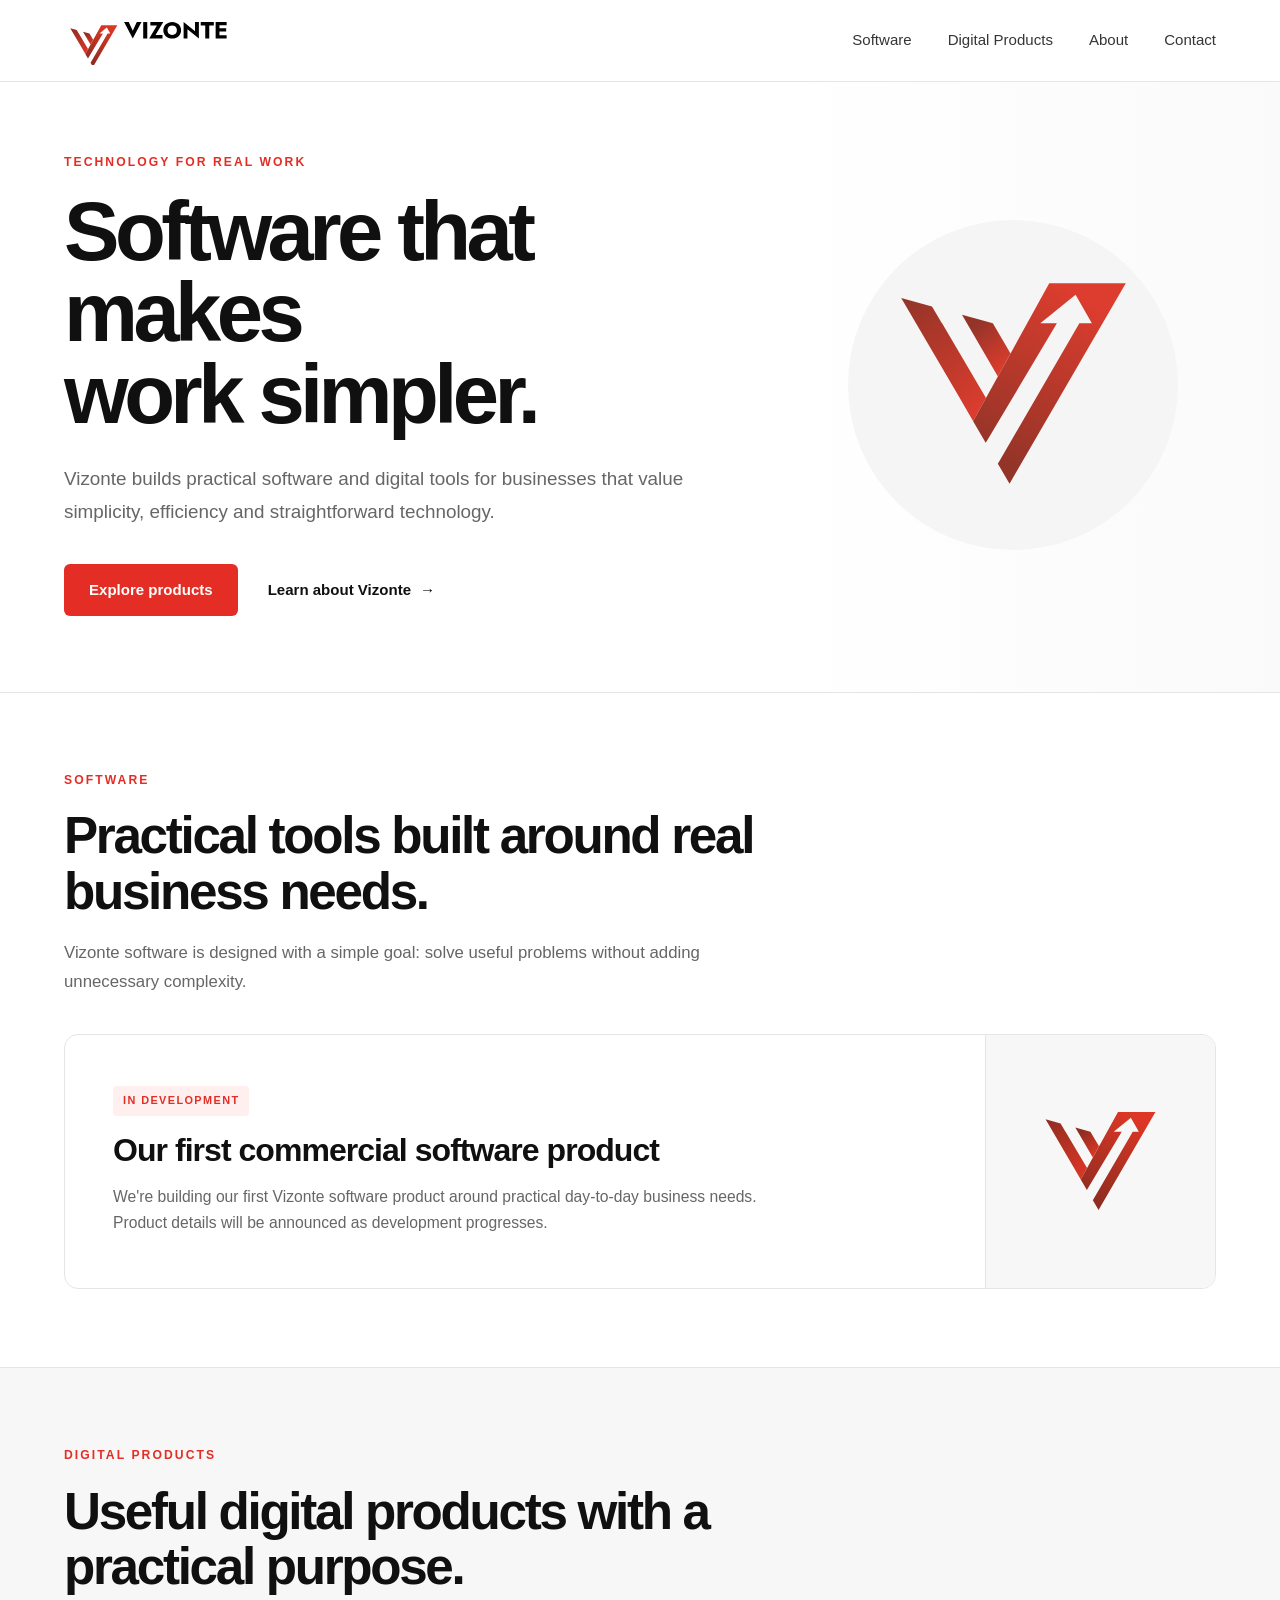
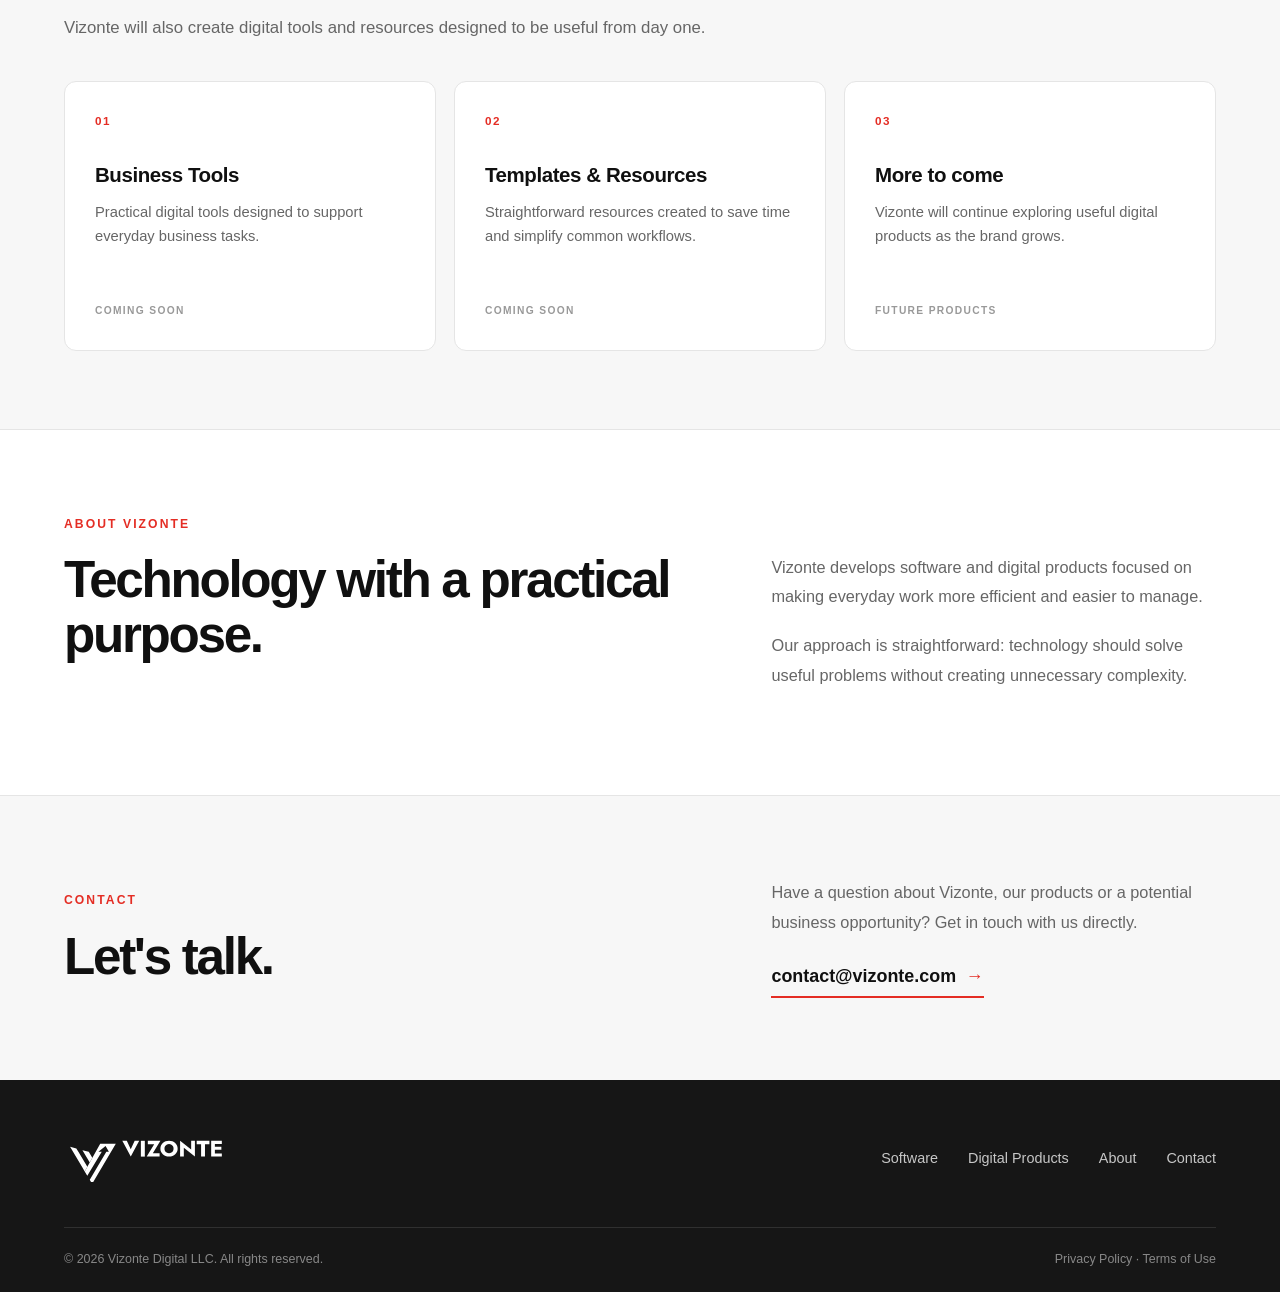
<file: index.html>
<!DOCTYPE html>
<html lang="en">

<head>
    <meta charset="UTF-8">
    <meta name="viewport" content="width=device-width, initial-scale=1.0">

    <!-- PRIMARY SEO -->
    <title>Vizonte | Practical Software & Digital Products</title>

    <meta
        name="description"
        content="Vizonte creates practical software and digital products designed to make everyday work simpler, more efficient and easier to manage."
    >

    <meta name="robots" content="index, follow">

    <link
        rel="canonical"
        href="https://vizonte.com/"
    >

    <!-- FAVICON -->
    <link
        rel="icon"
        type="image/svg+xml"
        href="assets/logo/vizonte-symbol.svg"
    >

    <!-- OPEN GRAPH -->
    <meta
        property="og:title"
        content="Vizonte | Practical Software & Digital Products"
    >

    <meta
        property="og:description"
        content="Practical software and digital products designed to make everyday work simpler."
    >

    <meta
        property="og:type"
        content="website"
    >

    <meta
        property="og:url"
        content="https://vizonte.com/"
    >

    <meta
        property="og:site_name"
        content="Vizonte"
    >

    <meta
        property="og:image"
        content="https://vizonte.com/assets/images/vizonte-social.png"
    >

    <meta
        property="og:image:alt"
        content="Vizonte — Software that makes work simpler."
    >

    <!-- TWITTER / X -->
    <meta
        name="twitter:card"
        content="summary_large_image"
    >

    <meta
        name="twitter:title"
        content="Vizonte | Practical Software & Digital Products"
    >

    <meta
        name="twitter:description"
        content="Practical software and digital products designed to make everyday work simpler."
    >

    <meta
        name="twitter:image"
        content="https://vizonte.com/assets/images/vizonte-social.png"
    >

    <meta
        name="twitter:image:alt"
        content="Vizonte — Software that makes work simpler."
    >

    <!-- STRUCTURED DATA -->
    <script type="application/ld+json">
    {
        "@context": "https://schema.org",
        "@type": "Organization",
        "name": "Vizonte",
        "legalName": "Vizonte Digital LLC",
        "url": "https://vizonte.com/",
        "logo": "https://vizonte.com/assets/logo/vizonte-logo.svg",
        "email": "contact@vizonte.com",
        "description": "Vizonte creates practical software and digital products designed to make everyday work simpler, more efficient and easier to manage."
    }
    </script>

    <!-- STYLES -->
    <link rel="stylesheet" href="css/styles.css">
</head>

<body>

    <!-- HEADER -->
    <header class="site-header">
        <div class="container nav-container">

            <a href="#" class="brand" aria-label="Vizonte home">
                <img
                    src="assets/logo/vizonte-logo.svg"
                    alt="Vizonte"
                >
            </a>

            <nav class="main-nav" aria-label="Main navigation">
                <a href="#software">Software</a>
                <a href="#digital-products">Digital Products</a>
                <a href="#about">About</a>
                <a href="#contact">Contact</a>
            </nav>

        </div>
    </header>


    <main>

        <!-- HERO -->
        <section class="hero">
            <div class="container hero-layout">

                <div class="hero-content">

                    <p class="eyebrow">
                        TECHNOLOGY FOR REAL WORK
                    </p>

                    <h1>
                        Software that makes
                        <span>work simpler.</span>
                    </h1>

                    <p class="hero-description">
                        Vizonte builds practical software and digital tools
                        for businesses that value simplicity, efficiency
                        and straightforward technology.
                    </p>

                    <div class="hero-actions">

                        <a href="#software" class="primary-button">
                            Explore products
                        </a>

                        <a href="#about" class="secondary-link">
                            Learn about Vizonte
                            <span aria-hidden="true">→</span>
                        </a>

                    </div>

                </div>


                <div class="hero-brand" aria-hidden="true">
                    <img
                        src="assets/logo/vizonte-symbol.svg"
                        alt=""
                    >
                </div>

            </div>
        </section>


        <!-- SOFTWARE -->
        <section id="software" class="section">
            <div class="container">

                <div class="section-heading">

                    <p class="section-label">
                        SOFTWARE
                    </p>

                    <h2>
                        Practical tools built around real business needs.
                    </h2>

                    <p class="section-description">
                        Vizonte software is designed with a simple goal:
                        solve useful problems without adding unnecessary
                        complexity.
                    </p>

                </div>


                <article class="software-card">

                    <div class="software-content">

                        <span class="status">
                            IN DEVELOPMENT
                        </span>

                        <h3>
                            Our first commercial software product
                        </h3>

                        <p>
                            We're building our first Vizonte software product
                            around practical day-to-day business needs.
                            Product details will be announced as development
                            progresses.
                        </p>

                    </div>


                    <div class="software-mark" aria-hidden="true">
                        <img
                            src="assets/logo/vizonte-symbol.svg"
                            alt=""
                        >
                    </div>

                </article>

            </div>
        </section>


        <!-- DIGITAL PRODUCTS -->
        <section
            id="digital-products"
            class="section section-soft"
        >
            <div class="container">

                <div class="section-heading">

                    <p class="section-label">
                        DIGITAL PRODUCTS
                    </p>

                    <h2>
                        Useful digital products with a practical purpose.
                    </h2>

                    <p class="section-description">
                        Vizonte will also create digital tools and resources
                        designed to be useful from day one.
                    </p>

                </div>


                <div class="digital-grid">

                    <article class="digital-card">

                        <div class="card-number">
                            01
                        </div>

                        <h3>
                            Business Tools
                        </h3>

                        <p>
                            Practical digital tools designed to support
                            everyday business tasks.
                        </p>

                        <span class="coming-label">
                            COMING SOON
                        </span>

                    </article>


                    <article class="digital-card">

                        <div class="card-number">
                            02
                        </div>

                        <h3>
                            Templates & Resources
                        </h3>

                        <p>
                            Straightforward resources created to save time
                            and simplify common workflows.
                        </p>

                        <span class="coming-label">
                            COMING SOON
                        </span>

                    </article>


                    <article class="digital-card">

                        <div class="card-number">
                            03
                        </div>

                        <h3>
                            More to come
                        </h3>

                        <p>
                            Vizonte will continue exploring useful digital
                            products as the brand grows.
                        </p>

                        <span class="coming-label">
                            FUTURE PRODUCTS
                        </span>

                    </article>

                </div>

            </div>
        </section>


        <!-- ABOUT -->
        <section id="about" class="section about-section">
            <div class="container about-layout">

                <div class="about-heading">

                    <p class="section-label">
                        ABOUT VIZONTE
                    </p>

                    <h2>
                        Technology with a practical purpose.
                    </h2>

                </div>


                <div class="about-copy">

                    <p>
                        Vizonte develops software and digital products
                        focused on making everyday work more efficient
                        and easier to manage.
                    </p>

                    <p>
                        Our approach is straightforward: technology should
                        solve useful problems without creating unnecessary
                        complexity.
                    </p>

                </div>

            </div>
        </section>


        <!-- CONTACT -->
        <section id="contact" class="section contact-section">
            <div class="container contact-layout">

                <div class="contact-heading">

                    <p class="section-label">
                        CONTACT
                    </p>

                    <h2>
                        Let's talk.
                    </h2>

                </div>


                <div class="contact-content">

                    <p>
                        Have a question about Vizonte, our products
                        or a potential business opportunity?
                        Get in touch with us directly.
                    </p>

                    <a
                        href="mailto:contact@vizonte.com"
                        class="contact-email"
                    >
                        contact@vizonte.com
                        <span aria-hidden="true">→</span>
                    </a>

                </div>

            </div>
        </section>

    </main>


    <!-- FOOTER -->
    <footer class="site-footer">

        <div class="container footer-main">

            <div class="footer-brand">
                <img
                    src="assets/logo/vizonte-logo.svg"
                    alt="Vizonte"
                >
            </div>

            <nav class="footer-links" aria-label="Footer navigation">
                <a href="#software">Software</a>
                <a href="#digital-products">Digital Products</a>
                <a href="#about">About</a>
                <a href="#contact">Contact</a>
            </nav>

        </div>


        <div class="container footer-bottom">

            <p>
                © 2026 Vizonte Digital LLC. All rights reserved.
            </p>

            <p class="legal-note">
    <a href="privacy.html">Privacy Policy</a>
    <span aria-hidden="true">·</span>
    <a href="terms.html">Terms of Use</a>
</p>
</file>
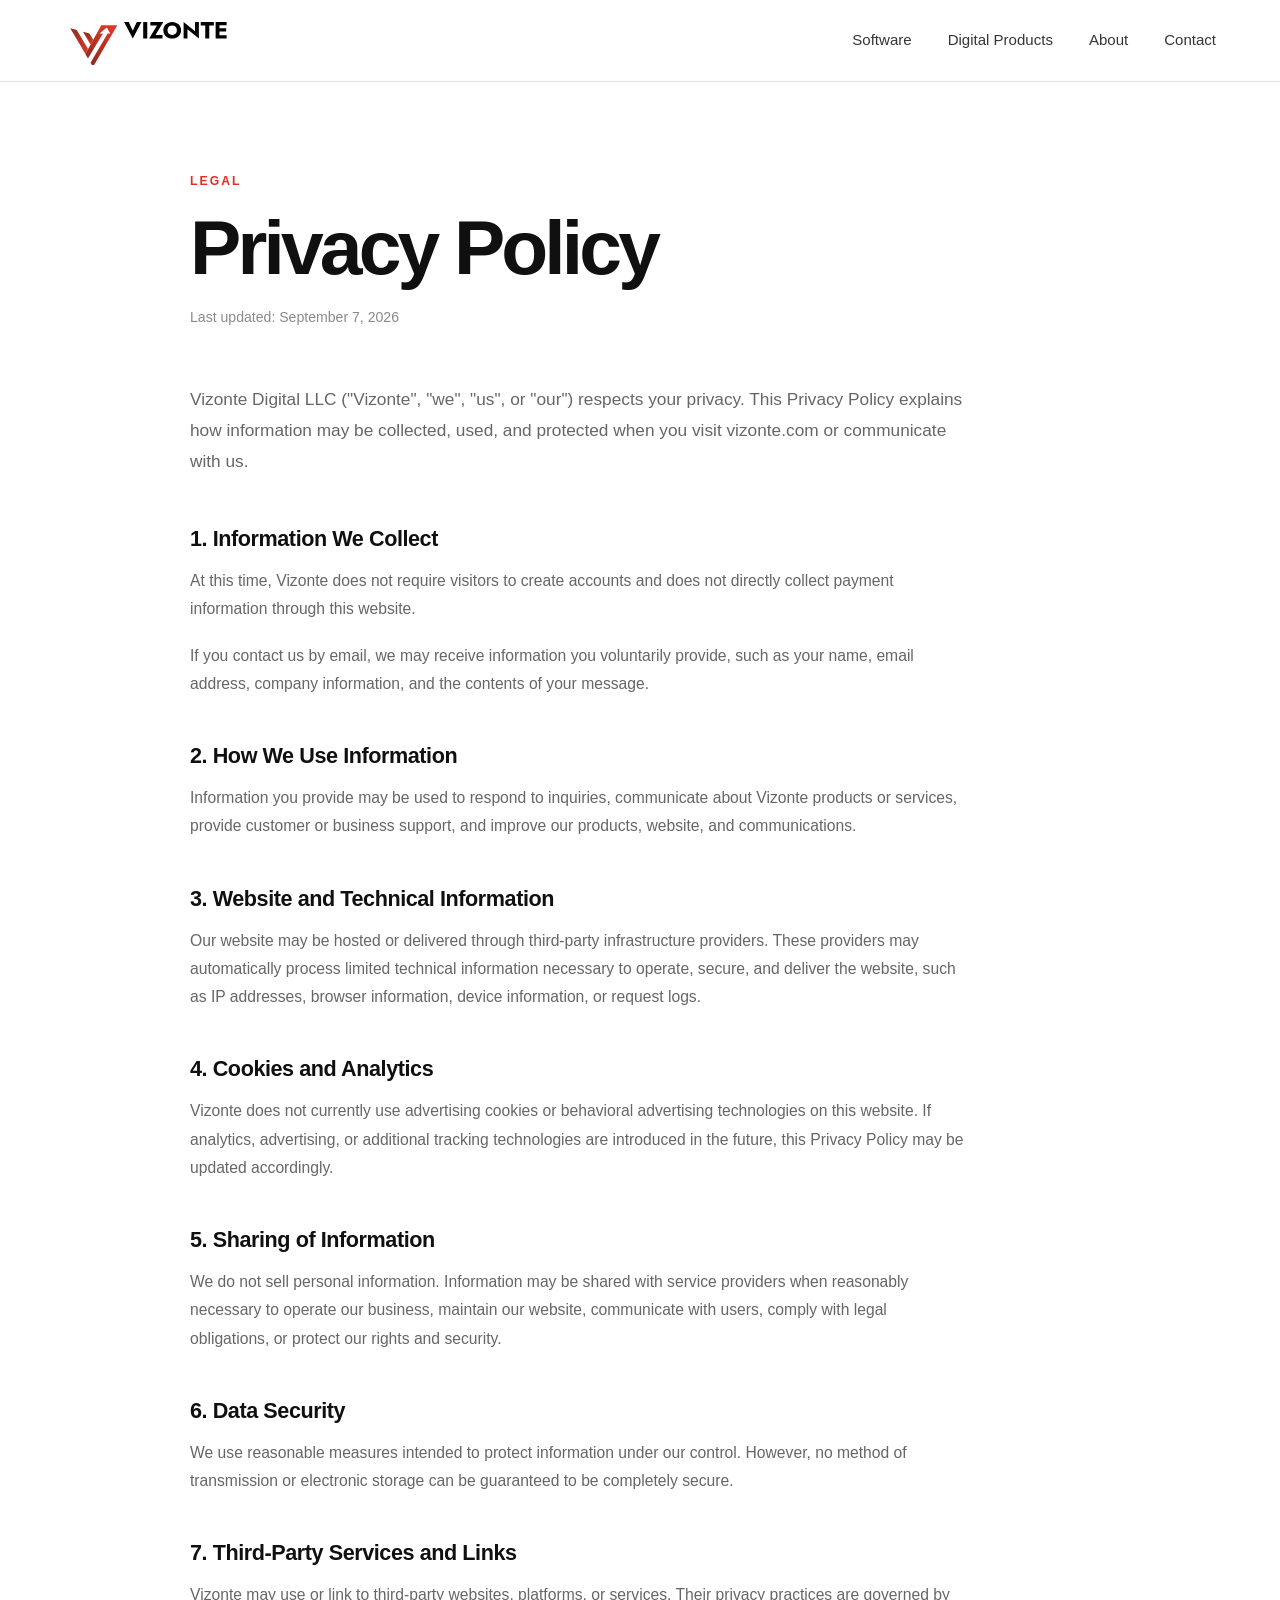
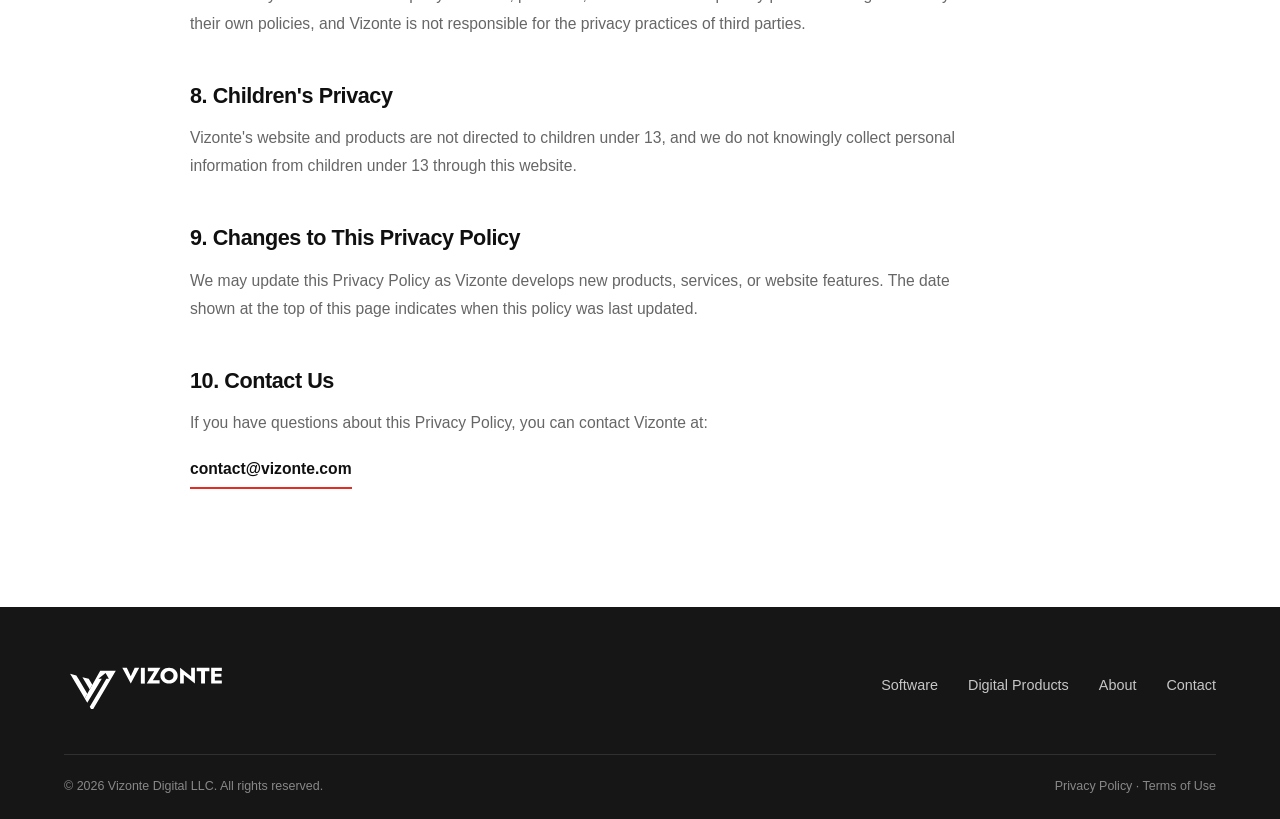
<file: privacy.html>
<!DOCTYPE html>
<html lang="en">

<head>
    <meta charset="UTF-8">
    <meta name="viewport" content="width=device-width, initial-scale=1.0">

    <title>Privacy Policy | Vizonte</title>

    <meta
        name="description"
        content="Privacy Policy for Vizonte and Vizonte Digital LLC."
    >

    <meta name="robots" content="index, follow">

    <link
        rel="canonical"
        href="https://vizonte.com/privacy.html"
    >

    <link
        rel="icon"
        type="image/svg+xml"
        href="assets/logo/vizonte-symbol.svg"
    >

    <link rel="stylesheet" href="css/styles.css">
</head>

<body>

    <!-- HEADER -->
    <header class="site-header">
        <div class="container nav-container">

            <a href="index.html" class="brand" aria-label="Vizonte home">
                <img
                    src="assets/logo/vizonte-logo.svg"
                    alt="Vizonte"
                >
            </a>

            <nav class="main-nav" aria-label="Main navigation">
                <a href="index.html#software">Software</a>
                <a href="index.html#digital-products">Digital Products</a>
                <a href="index.html#about">About</a>
                <a href="index.html#contact">Contact</a>
            </nav>

        </div>
    </header>


    <main class="legal-page">

        <div class="container legal-container">

            <p class="section-label">
                LEGAL
            </p>

            <h1>Privacy Policy</h1>

            <p class="legal-updated">
                Last updated: September 7, 2026
            </p>


            <div class="legal-content">

                <p>
                    Vizonte Digital LLC ("Vizonte", "we", "us", or "our")
                    respects your privacy. This Privacy Policy explains how
                    information may be collected, used, and protected when
                    you visit vizonte.com or communicate with us.
                </p>


                <h2>1. Information We Collect</h2>

                <p>
                    At this time, Vizonte does not require visitors to create
                    accounts and does not directly collect payment information
                    through this website.
                </p>

                <p>
                    If you contact us by email, we may receive information you
                    voluntarily provide, such as your name, email address,
                    company information, and the contents of your message.
                </p>


                <h2>2. How We Use Information</h2>

                <p>
                    Information you provide may be used to respond to inquiries,
                    communicate about Vizonte products or services, provide
                    customer or business support, and improve our products,
                    website, and communications.
                </p>


                <h2>3. Website and Technical Information</h2>

                <p>
                    Our website may be hosted or delivered through third-party
                    infrastructure providers. These providers may automatically
                    process limited technical information necessary to operate,
                    secure, and deliver the website, such as IP addresses,
                    browser information, device information, or request logs.
                </p>


                <h2>4. Cookies and Analytics</h2>

                <p>
                    Vizonte does not currently use advertising cookies or
                    behavioral advertising technologies on this website.
                    If analytics, advertising, or additional tracking
                    technologies are introduced in the future, this Privacy
                    Policy may be updated accordingly.
                </p>


                <h2>5. Sharing of Information</h2>

                <p>
                    We do not sell personal information. Information may be
                    shared with service providers when reasonably necessary
                    to operate our business, maintain our website, communicate
                    with users, comply with legal obligations, or protect our
                    rights and security.
                </p>


                <h2>6. Data Security</h2>

                <p>
                    We use reasonable measures intended to protect information
                    under our control. However, no method of transmission or
                    electronic storage can be guaranteed to be completely
                    secure.
                </p>


                <h2>7. Third-Party Services and Links</h2>

                <p>
                    Vizonte may use or link to third-party websites, platforms,
                    or services. Their privacy practices are governed by their
                    own policies, and Vizonte is not responsible for the privacy
                    practices of third parties.
                </p>


                <h2>8. Children's Privacy</h2>

                <p>
                    Vizonte's website and products are not directed to children
                    under 13, and we do not knowingly collect personal
                    information from children under 13 through this website.
                </p>


                <h2>9. Changes to This Privacy Policy</h2>

                <p>
                    We may update this Privacy Policy as Vizonte develops new
                    products, services, or website features. The date shown at
                    the top of this page indicates when this policy was last
                    updated.
                </p>


                <h2>10. Contact Us</h2>

                <p>
                    If you have questions about this Privacy Policy, you can
                    contact Vizonte at:
                </p>

                <p>
                    <a
                        href="mailto:contact@vizonte.com"
                        class="legal-email"
                    >
                        contact@vizonte.com
                    </a>
                </p>

            </div>

        </div>

    </main>


    <!-- FOOTER -->
    <footer class="site-footer">

        <div class="container footer-main">

            <div class="footer-brand">
                <a href="index.html" aria-label="Vizonte home">
                    <img
                        src="assets/logo/vizonte-logo.svg"
                        alt="Vizonte"
                    >
                </a>
            </div>

            <nav class="footer-links" aria-label="Footer navigation">
                <a href="index.html#software">Software</a>
                <a href="index.html#digital-products">Digital Products</a>
                <a href="index.html#about">About</a>
                <a href="index.html#contact">Contact</a>
            </nav>

        </div>


        <div class="container footer-bottom">

            <p>
                © 2026 Vizonte Digital LLC. All rights reserved.
            </p>

            <p class="legal-note">
    <a href="privacy.html">Privacy Policy</a>
    <span aria-hidden="true">·</span>
    <a href="terms.html">Terms of Use</a>
</p>
</file>
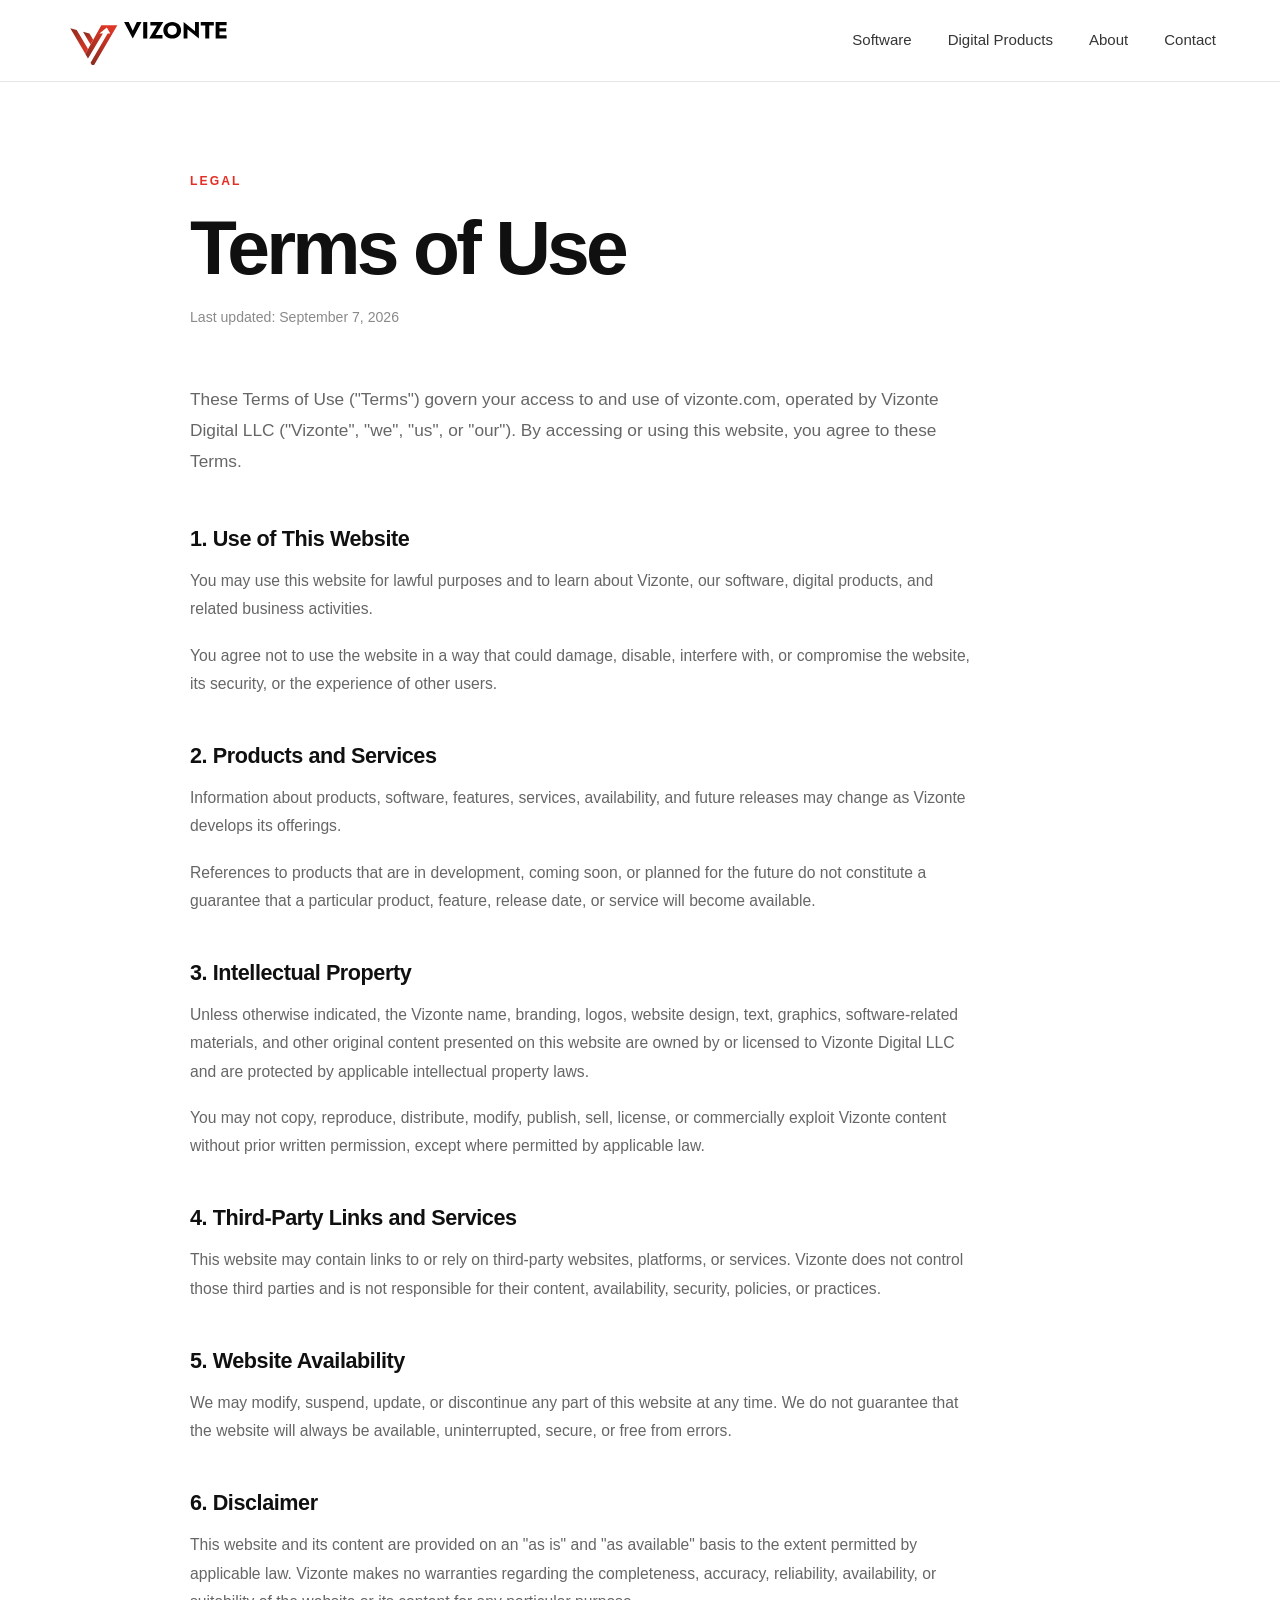
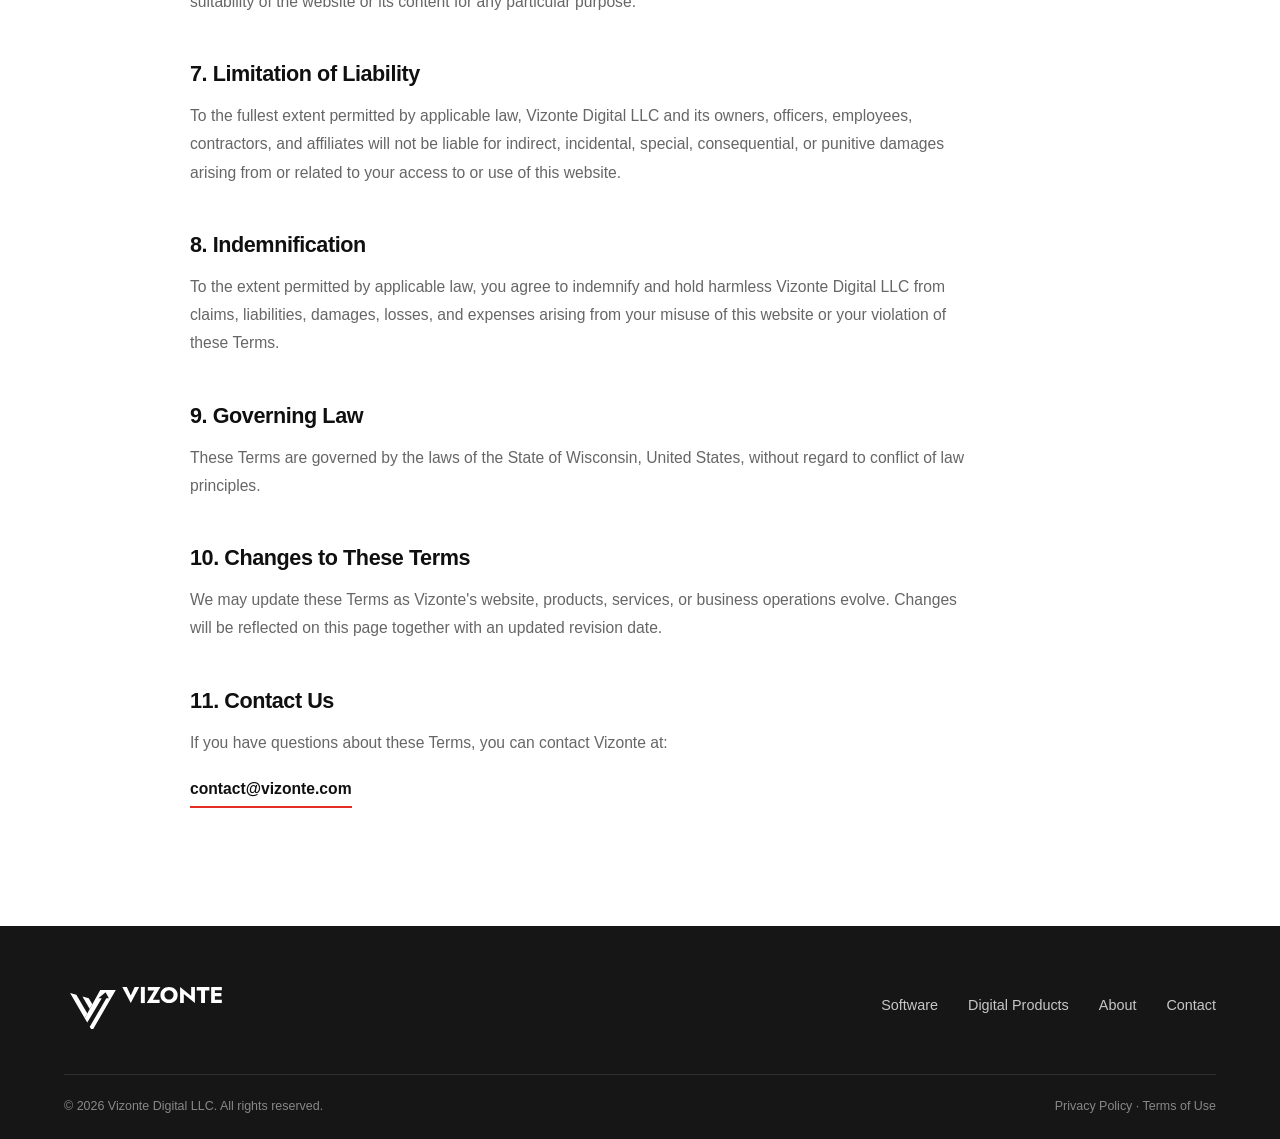
<file: terms.html>
<!DOCTYPE html>
<html lang="en">

<head>
    <meta charset="UTF-8">
    <meta name="viewport" content="width=device-width, initial-scale=1.0">

    <title>Terms of Use | Vizonte</title>

    <meta
        name="description"
        content="Terms of Use for Vizonte and Vizonte Digital LLC."
    >

    <meta name="robots" content="index, follow">

    <link
        rel="canonical"
        href="https://vizonte.com/terms.html"
    >

    <link
        rel="icon"
        type="image/svg+xml"
        href="assets/logo/vizonte-symbol.svg"
    >

    <link rel="stylesheet" href="css/styles.css">
</head>

<body>

    <!-- HEADER -->
    <header class="site-header">
        <div class="container nav-container">

            <a href="index.html" class="brand" aria-label="Vizonte home">
                <img
                    src="assets/logo/vizonte-logo.svg"
                    alt="Vizonte"
                >
            </a>

            <nav class="main-nav" aria-label="Main navigation">
                <a href="index.html#software">Software</a>
                <a href="index.html#digital-products">Digital Products</a>
                <a href="index.html#about">About</a>
                <a href="index.html#contact">Contact</a>
            </nav>

        </div>
    </header>


    <main class="legal-page">

        <div class="container legal-container">

            <p class="section-label">
                LEGAL
            </p>

            <h1>Terms of Use</h1>

            <p class="legal-updated">
                Last updated: September 7, 2026
            </p>


            <div class="legal-content">

                <p>
                    These Terms of Use ("Terms") govern your access to and use
                    of vizonte.com, operated by Vizonte Digital LLC
                    ("Vizonte", "we", "us", or "our"). By accessing or using
                    this website, you agree to these Terms.
                </p>


                <h2>1. Use of This Website</h2>

                <p>
                    You may use this website for lawful purposes and to learn
                    about Vizonte, our software, digital products, and related
                    business activities.
                </p>

                <p>
                    You agree not to use the website in a way that could damage,
                    disable, interfere with, or compromise the website, its
                    security, or the experience of other users.
                </p>


                <h2>2. Products and Services</h2>

                <p>
                    Information about products, software, features, services,
                    availability, and future releases may change as Vizonte
                    develops its offerings.
                </p>

                <p>
                    References to products that are in development, coming soon,
                    or planned for the future do not constitute a guarantee that
                    a particular product, feature, release date, or service will
                    become available.
                </p>


                <h2>3. Intellectual Property</h2>

                <p>
                    Unless otherwise indicated, the Vizonte name, branding,
                    logos, website design, text, graphics, software-related
                    materials, and other original content presented on this
                    website are owned by or licensed to Vizonte Digital LLC and
                    are protected by applicable intellectual property laws.
                </p>

                <p>
                    You may not copy, reproduce, distribute, modify, publish,
                    sell, license, or commercially exploit Vizonte content
                    without prior written permission, except where permitted
                    by applicable law.
                </p>


                <h2>4. Third-Party Links and Services</h2>

                <p>
                    This website may contain links to or rely on third-party
                    websites, platforms, or services. Vizonte does not control
                    those third parties and is not responsible for their
                    content, availability, security, policies, or practices.
                </p>


                <h2>5. Website Availability</h2>

                <p>
                    We may modify, suspend, update, or discontinue any part of
                    this website at any time. We do not guarantee that the
                    website will always be available, uninterrupted, secure,
                    or free from errors.
                </p>


                <h2>6. Disclaimer</h2>

                <p>
                    This website and its content are provided on an "as is" and
                    "as available" basis to the extent permitted by applicable
                    law. Vizonte makes no warranties regarding the completeness,
                    accuracy, reliability, availability, or suitability of the
                    website or its content for any particular purpose.
                </p>


                <h2>7. Limitation of Liability</h2>

                <p>
                    To the fullest extent permitted by applicable law, Vizonte
                    Digital LLC and its owners, officers, employees, contractors,
                    and affiliates will not be liable for indirect, incidental,
                    special, consequential, or punitive damages arising from or
                    related to your access to or use of this website.
                </p>


                <h2>8. Indemnification</h2>

                <p>
                    To the extent permitted by applicable law, you agree to
                    indemnify and hold harmless Vizonte Digital LLC from claims,
                    liabilities, damages, losses, and expenses arising from your
                    misuse of this website or your violation of these Terms.
                </p>


                <h2>9. Governing Law</h2>

                <p>
                    These Terms are governed by the laws of the State of
                    Wisconsin, United States, without regard to conflict of
                    law principles.
                </p>


                <h2>10. Changes to These Terms</h2>

                <p>
                    We may update these Terms as Vizonte's website, products,
                    services, or business operations evolve. Changes will be
                    reflected on this page together with an updated revision
                    date.
                </p>


                <h2>11. Contact Us</h2>

                <p>
                    If you have questions about these Terms, you can contact
                    Vizonte at:
                </p>

                <p>
                    <a
                        href="mailto:contact@vizonte.com"
                        class="legal-email"
                    >
                        contact@vizonte.com
                    </a>
                </p>

            </div>

        </div>

    </main>


    <!-- FOOTER -->
    <footer class="site-footer">

        <div class="container footer-main">

            <div class="footer-brand">
                <a href="index.html" aria-label="Vizonte home">
                    <img
                        src="assets/logo/vizonte-logo.svg"
                        alt="Vizonte"
                    >
                </a>
            </div>

            <nav class="footer-links" aria-label="Footer navigation">
                <a href="index.html#software">Software</a>
                <a href="index.html#digital-products">Digital Products</a>
                <a href="index.html#about">About</a>
                <a href="index.html#contact">Contact</a>
            </nav>

        </div>


        <div class="container footer-bottom">

            <p>
                © 2026 Vizonte Digital LLC. All rights reserved.
            </p>

            <p class="legal-note">
    <a href="privacy.html">Privacy Policy</a>
    <span aria-hidden="true">·</span>
    <a href="terms.html">Terms of Use</a>
</p>
</file>
<file: css/styles.css>
:root {
    --vizonte-red: #e42d24;
    --vizonte-red-dark: #c8231b;

    --black: #101010;
    --dark: #161616;

    --text: #252525;
    --text-secondary: #666666;

    --background: #ffffff;
    --background-soft: #f7f7f7;

    --border: #e5e5e5;

    --max-width: 1200px;
}


/* ========================================
   RESET
======================================== */

* {
    margin: 0;
    padding: 0;
    box-sizing: border-box;
}

html {
    scroll-behavior: smooth;
}

body {
    font-family:
        Inter,
        -apple-system,
        BlinkMacSystemFont,
        "Segoe UI",
        Arial,
        sans-serif;

    background: var(--background);
    color: var(--text);
    line-height: 1.6;

    -webkit-font-smoothing: antialiased;
}

a {
    color: inherit;
    text-decoration: none;
}

img {
    display: block;
    max-width: 100%;
}


/* ========================================
   GENERAL
======================================== */

.container {
    width: min(90%, var(--max-width));
    margin: 0 auto;
}


/* ========================================
   HEADER
======================================== */

.site-header {
    height: 82px;

    display: flex;
    align-items: center;

    background: rgba(255, 255, 255, 0.97);

    border-bottom: 1px solid var(--border);
}

.nav-container {
    display: flex;
    align-items: center;
    justify-content: space-between;
}

.brand {
    display: flex;
    align-items: center;
}

.brand img {
    width: 170px;
    height: auto;
}

.main-nav {
    display: flex;
    align-items: center;
    gap: 36px;
}

.main-nav a {
    position: relative;

    padding: 8px 0;

    font-size: 0.94rem;
    font-weight: 500;

    color: #353535;

    transition: color 0.2s ease;
}

.main-nav a::after {
    content: "";

    position: absolute;

    left: 0;
    bottom: 2px;

    width: 0;
    height: 2px;

    background: var(--vizonte-red);

    transition: width 0.2s ease;
}

.main-nav a:hover {
    color: var(--black);
}

.main-nav a:hover::after {
    width: 100%;
}


/* ========================================
   HERO
======================================== */

.hero {
    min-height: 610px;

    display: flex;
    align-items: center;

    overflow: hidden;

    background:
        linear-gradient(
            90deg,
            #ffffff 0%,
            #ffffff 62%,
            #fafafa 100%
        );
}

.hero-layout {
    display: grid;

    grid-template-columns:
        minmax(0, 1.25fr)
        minmax(260px, 0.75fr);

    align-items: center;

    gap: 70px;

    padding-top: 65px;
    padding-bottom: 70px;
}

.hero-content {
    position: relative;
    z-index: 2;
}

.eyebrow,
.section-label {
    margin-bottom: 18px;

    font-size: 0.76rem;
    font-weight: 750;

    letter-spacing: 0.17em;

    color: var(--vizonte-red);
}

.hero h1 {
    max-width: 760px;

    font-size: clamp(3.6rem, 6.5vw, 6rem);
    line-height: 0.98;

    letter-spacing: -0.055em;

    color: var(--black);
}

.hero h1 span {
    display: block;
}

.hero-description {
    max-width: 650px;

    margin-top: 28px;

    font-size: 1.18rem;
    line-height: 1.7;

    color: var(--text-secondary);
}

.hero-actions {
    display: flex;
    align-items: center;

    gap: 30px;

    margin-top: 36px;
}


/* ========================================
   HERO SYMBOL
======================================== */

.hero-brand {
    position: relative;

    min-height: 340px;

    display: flex;
    align-items: center;
    justify-content: center;
}

.hero-brand::before {
    content: "";

    position: absolute;

    width: 330px;
    height: 330px;

    border-radius: 50%;

    background: #f5f5f5;
}

.hero-brand img {
    position: relative;
    z-index: 1;

    width: min(70%, 235px);

    opacity: 0.96;
}


/* ========================================
   BUTTONS
======================================== */

.primary-button {
    display: inline-flex;
    align-items: center;
    justify-content: center;

    min-height: 52px;

    padding: 0 25px;

    border-radius: 6px;

    background: var(--vizonte-red);
    color: #ffffff;

    font-size: 0.94rem;
    font-weight: 650;

    transition:
        background 0.2s ease,
        transform 0.2s ease;
}

.primary-button:hover {
    background: var(--vizonte-red-dark);
    transform: translateY(-2px);
}

.secondary-link {
    display: inline-flex;
    align-items: center;

    gap: 9px;

    font-size: 0.94rem;
    font-weight: 600;

    color: var(--black);
}

.secondary-link span {
    transition: transform 0.2s ease;
}

.secondary-link:hover span {
    transform: translateX(4px);
}


/* ========================================
   SECTIONS
======================================== */

.section {
    padding: 78px 0;

    border-top: 1px solid var(--border);
}

.section-soft {
    background: var(--background-soft);
}

.section-heading {
    max-width: 790px;

    margin-bottom: 38px;
}

.section h2 {
    font-size: clamp(2.3rem, 4vw, 3.7rem);
    line-height: 1.08;

    letter-spacing: -0.045em;

    color: var(--black);
}

.section-description {
    max-width: 680px;

    margin-top: 20px;

    font-size: 1.05rem;
    line-height: 1.7;

    color: var(--text-secondary);
}


/* ========================================
   SOFTWARE
======================================== */

.software-card {
    min-height: 255px;

    display: grid;

    grid-template-columns:
        minmax(0, 1.6fr)
        minmax(230px, 0.4fr);

    overflow: hidden;

    border: 1px solid var(--border);
    border-radius: 14px;

    background: #ffffff;
}

.software-content {
    display: flex;
    flex-direction: column;
    justify-content: center;

    padding: 40px 48px;
}

.status {
    align-self: flex-start;

    margin-bottom: 16px;

    padding: 6px 10px;

    border-radius: 4px;

    background: #fff0ef;
    color: var(--vizonte-red);

    font-size: 0.68rem;
    font-weight: 750;

    letter-spacing: 0.13em;
}

.software-card h3 {
    max-width: 620px;

    font-size: clamp(1.65rem, 2.5vw, 2.25rem);
    line-height: 1.15;

    letter-spacing: -0.03em;

    color: var(--black);
}

.software-card p {
    max-width: 650px;

    margin-top: 15px;

    font-size: 0.98rem;
    line-height: 1.7;

    color: var(--text-secondary);
}

.software-mark {
    display: flex;
    align-items: center;
    justify-content: center;

    padding: 30px;

    background: #f7f7f7;

    border-left: 1px solid var(--border);
}

.software-mark img {
    width: 115px;
}


/* ========================================
   DIGITAL PRODUCTS
======================================== */

.digital-grid {
    display: grid;

    grid-template-columns: repeat(3, minmax(0, 1fr));

    gap: 18px;
}

.digital-card {
    min-height: 270px;

    display: flex;
    flex-direction: column;

    padding: 30px;

    border: 1px solid var(--border);
    border-radius: 12px;

    background: #ffffff;

    transition:
        transform 0.2s ease,
        border-color 0.2s ease,
        box-shadow 0.2s ease;
}

.digital-card:hover {
    transform: translateY(-4px);

    border-color: #d1d1d1;

    box-shadow:
        0 10px 28px
        rgba(0, 0, 0, 0.04);
}

.card-number {
    margin-bottom: 32px;

    font-size: 0.73rem;
    font-weight: 750;

    letter-spacing: 0.12em;

    color: var(--vizonte-red);
}

.digital-card h3 {
    margin-bottom: 12px;

    font-size: 1.28rem;
    line-height: 1.25;

    letter-spacing: -0.02em;

    color: var(--black);
}

.digital-card p {
    margin-bottom: 28px;

    color: var(--text-secondary);

    font-size: 0.92rem;
    line-height: 1.65;
}

.coming-label {
    margin-top: auto;

    font-size: 0.64rem;
    font-weight: 750;

    letter-spacing: 0.13em;

    color: #999999;
}


/* ========================================
   ABOUT
======================================== */

.about-section {
    padding-top: 85px;
    padding-bottom: 85px;
}

.about-layout {
    display: grid;

    grid-template-columns:
        minmax(0, 1fr)
        minmax(300px, 0.72fr);

    gap: 90px;

    align-items: start;
}

.about-heading h2 {
    max-width: 650px;
}

.about-copy {
    padding-top: 38px;
}

.about-copy p {
    max-width: 520px;

    margin-bottom: 20px;

    font-size: 1.02rem;
    line-height: 1.8;

    color: var(--text-secondary);
}


/* ========================================
   CONTACT
======================================== */

.contact-section {
    padding-top: 82px;
    padding-bottom: 82px;

    background: var(--background-soft);
}

.contact-layout {
    display: grid;

    grid-template-columns:
        minmax(0, 1fr)
        minmax(320px, 0.72fr);

    gap: 90px;

    align-items: center;
}

.contact-heading h2 {
    max-width: 650px;
}

.contact-content p {
    max-width: 540px;

    margin-bottom: 25px;

    font-size: 1.02rem;
    line-height: 1.8;

    color: var(--text-secondary);
}

.contact-email {
    display: inline-flex;
    align-items: center;

    gap: 10px;

    padding-bottom: 5px;

    border-bottom: 2px solid var(--vizonte-red);

    font-size: 1.12rem;
    font-weight: 650;

    color: var(--black);

    transition:
        color 0.2s ease,
        border-color 0.2s ease;
}

.contact-email span {
    color: var(--vizonte-red);

    transition: transform 0.2s ease;
}

.contact-email:hover {
    color: var(--vizonte-red);
}

.contact-email:hover span {
    transform: translateX(4px);
}


/* ========================================
   FOOTER
======================================== */

.site-footer {
    padding-top: 55px;

    background: var(--dark);

    color: #ffffff;
}

.footer-main {
    display: flex;
    align-items: center;
    justify-content: space-between;

    padding-bottom: 45px;
}

.footer-brand img {
    width: 165px;

    filter: brightness(0) invert(1);
}

.footer-links {
    display: flex;

    gap: 30px;
}

.footer-links a {
    font-size: 0.9rem;

    color: #c7c7c7;

    transition: color 0.2s ease;
}

.footer-links a:hover {
    color: #ffffff;
}

.footer-bottom {
    display: flex;
    align-items: center;
    justify-content: space-between;

    padding-top: 22px;
    padding-bottom: 22px;

    border-top: 1px solid #303030;
}

.footer-bottom p {
    font-size: 0.78rem;

    color: #888888;
}

.legal-note {
    text-align: right;
}


/* ========================================
   MEDIUM SCREENS
======================================== */

@media (max-width: 1000px) {

    .hero-layout {
        grid-template-columns: 1fr;
    }

    .hero-brand {
        display: none;
    }

    /*
       Keep software horizontal for normal
       laptop / tablet landscape sizes.
    */

    .software-card {
        grid-template-columns:
            minmax(0, 1.45fr)
            minmax(190px, 0.55fr);
    }

    /*
       IMPORTANT:
       Keep the three digital cards
       horizontally aligned.
    */

    .digital-grid {
        grid-template-columns:
            repeat(3, minmax(0, 1fr));

        gap: 14px;
    }

    .digital-card {
        min-height: 285px;

        padding: 25px 22px;
    }

    .digital-card h3 {
        font-size: 1.15rem;
    }

    .about-layout,
    .contact-layout {
        grid-template-columns: 1fr 0.8fr;

        gap: 55px;
    }
}


/* ========================================
   TABLET / SMALL SCREENS
======================================== */

@media (max-width: 760px) {

    .software-card {
        grid-template-columns: 1fr;
    }

    .software-mark {
        min-height: 150px;

        border-left: 0;
        border-top: 1px solid var(--border);
    }

    .software-mark img {
        width: 95px;
    }

    .digital-grid {
        grid-template-columns: 1fr;
    }

    .digital-card {
        min-height: 220px;
    }

    .about-layout,
    .contact-layout {
        grid-template-columns: 1fr;

        gap: 15px;
    }

    .about-copy {
        padding-top: 0;
    }

    .contact-content {
        padding-top: 10px;
    }
}


/* ========================================
   MOBILE
======================================== */

@media (max-width: 700px) {

    .site-header {
        height: 74px;
    }

    .brand img {
        width: 145px;
    }

    .main-nav {
        display: none;
    }

    .hero {
        min-height: auto;
    }

    .hero-layout {
        padding-top: 65px;
        padding-bottom: 65px;
    }

    .hero h1 {
        font-size: clamp(3rem, 14vw, 4.4rem);
    }

    .hero-description {
        font-size: 1.03rem;
    }

    .hero-actions {
        flex-direction: column;
        align-items: flex-start;

        gap: 22px;
    }

    .section {
        padding: 65px 0;
    }

    .section-heading {
        margin-bottom: 32px;
    }

    .software-content {
        padding: 32px 26px;
    }

    .digital-card {
        padding: 27px;
    }

    .card-number {
        margin-bottom: 25px;
    }

    .about-section {
        padding-top: 68px;
        padding-bottom: 68px;
    }

    .contact-section {
        padding-top: 68px;
        padding-bottom: 68px;
    }

    .contact-email {
        font-size: 1rem;
    }

    .footer-main,
    .footer-bottom {
        flex-direction: column;
        align-items: flex-start;

        gap: 25px;
    }

    .footer-links {
        flex-wrap: wrap;
    }

    .legal-note {
        text-align: left;
    }
}/* ========================================
   LEGAL PAGES
======================================== */

.legal-page {
    padding: 90px 0 100px;

    background: var(--background);
}

.legal-container {
    max-width: 900px;
}

.legal-page h1 {
    max-width: 760px;

    font-size: clamp(3rem, 6vw, 5rem);
    line-height: 1;

    letter-spacing: -0.05em;

    color: var(--black);
}

.legal-updated {
    margin-top: 20px;
    margin-bottom: 55px;

    font-size: 0.88rem;

    color: #8a8a8a;
}

.legal-content {
    max-width: 780px;
}

.legal-content > p:first-child {
    margin-bottom: 48px;

    font-size: 1.08rem;
    line-height: 1.8;

    color: var(--text-secondary);
}

.legal-content h2 {
    margin-top: 44px;
    margin-bottom: 14px;

    font-size: 1.35rem;
    line-height: 1.3;

    letter-spacing: -0.02em;

    color: var(--black);
}

.legal-content p {
    margin-bottom: 18px;

    font-size: 0.98rem;
    line-height: 1.8;

    color: var(--text-secondary);
}

.legal-email {
    display: inline-block;

    padding-bottom: 3px;

    border-bottom: 2px solid var(--vizonte-red);

    font-weight: 650;

    color: var(--black);

    transition:
        color 0.2s ease,
        border-color 0.2s ease;
}

.legal-email:hover {
    color: var(--vizonte-red);
}


/* ========================================
   LEGAL PAGES - MOBILE
======================================== */

@media (max-width: 700px) {

    .legal-page {
        padding: 65px 0 75px;
    }

    .legal-page h1 {
        font-size: clamp(2.7rem, 13vw, 4rem);
    }

    .legal-updated {
        margin-bottom: 42px;
    }

    .legal-content > p:first-child {
        margin-bottom: 38px;

        font-size: 1rem;
    }

    .legal-content h2 {
        margin-top: 38px;

        font-size: 1.25rem;
    }

    .legal-content p {
        font-size: 0.95rem;
    }
}
</file>
